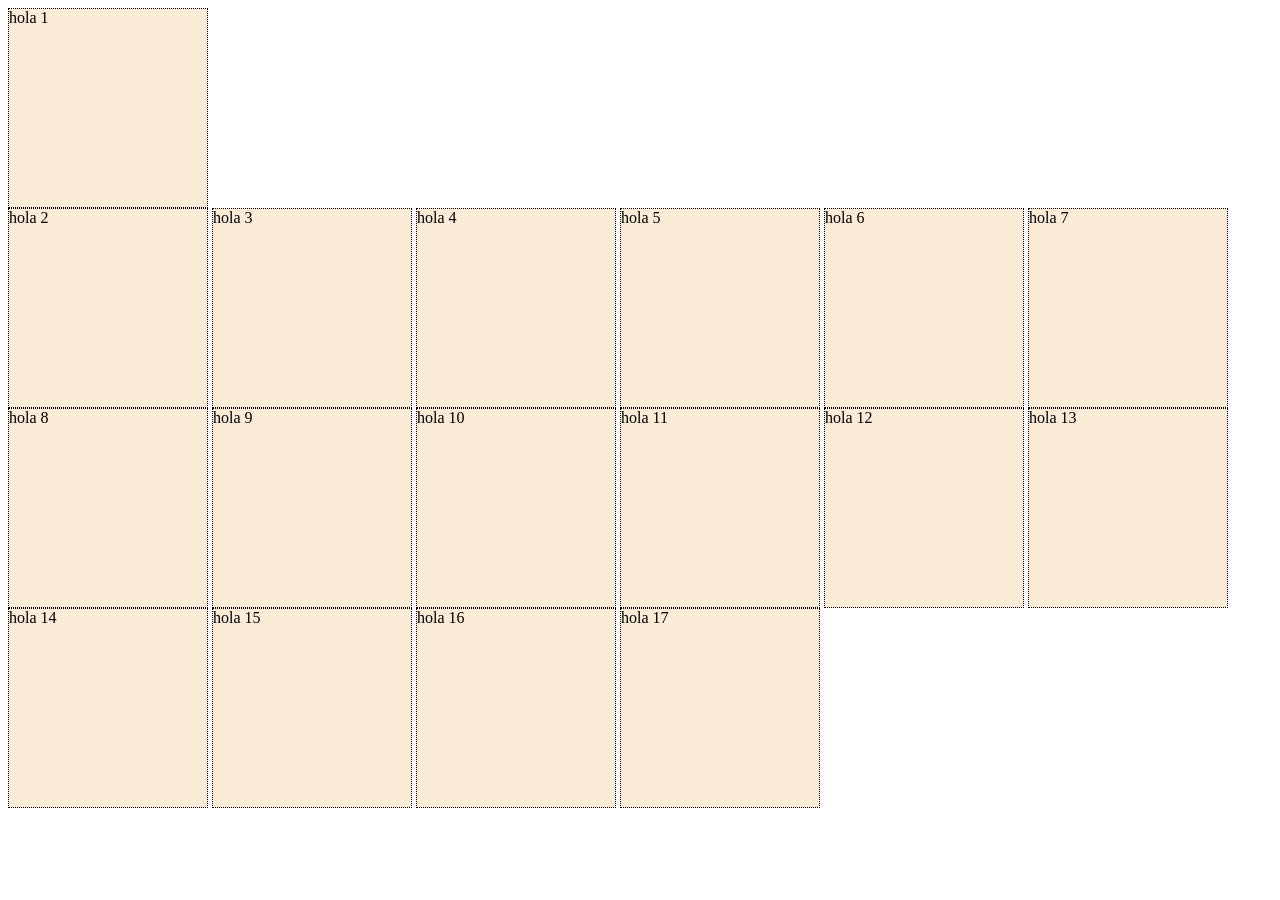
<file: En clase/E1/index.html>
<!DOCTYPE html>
<html lang="en">

<head>
    <meta charset="UTF-8">
    <meta name="viewport" content="width=device-width, initial-scale=1.0">
    <title>Document</title>
    <link rel="stylesheet" href="style.css">
</head>

<body>
    <div>hola 1</div>
    <div class="caja">hola 2</div>
    <div class="caja">hola 3</div>
    <div class="caja">hola 4</div>
    <div class="caja">hola 5</div>
    <div class="caja">hola 6</div>
    <div class="caja">hola 7</div>
    <div class="caja">hola 8</div>
    <div class="caja">hola 9</div>
    <div class="caja">hola 10</div>
    <div class="caja">hola 11</div>
    <div class="caja">hola 12</div>
    <div class="caja">hola 13</div>
    <div class="caja">hola 14</div>
    <div class="caja">hola 15</div>
    <div class="caja">hola 16</div>
    <div class="caja">hola 17</div>

</body>

</html>
</file>
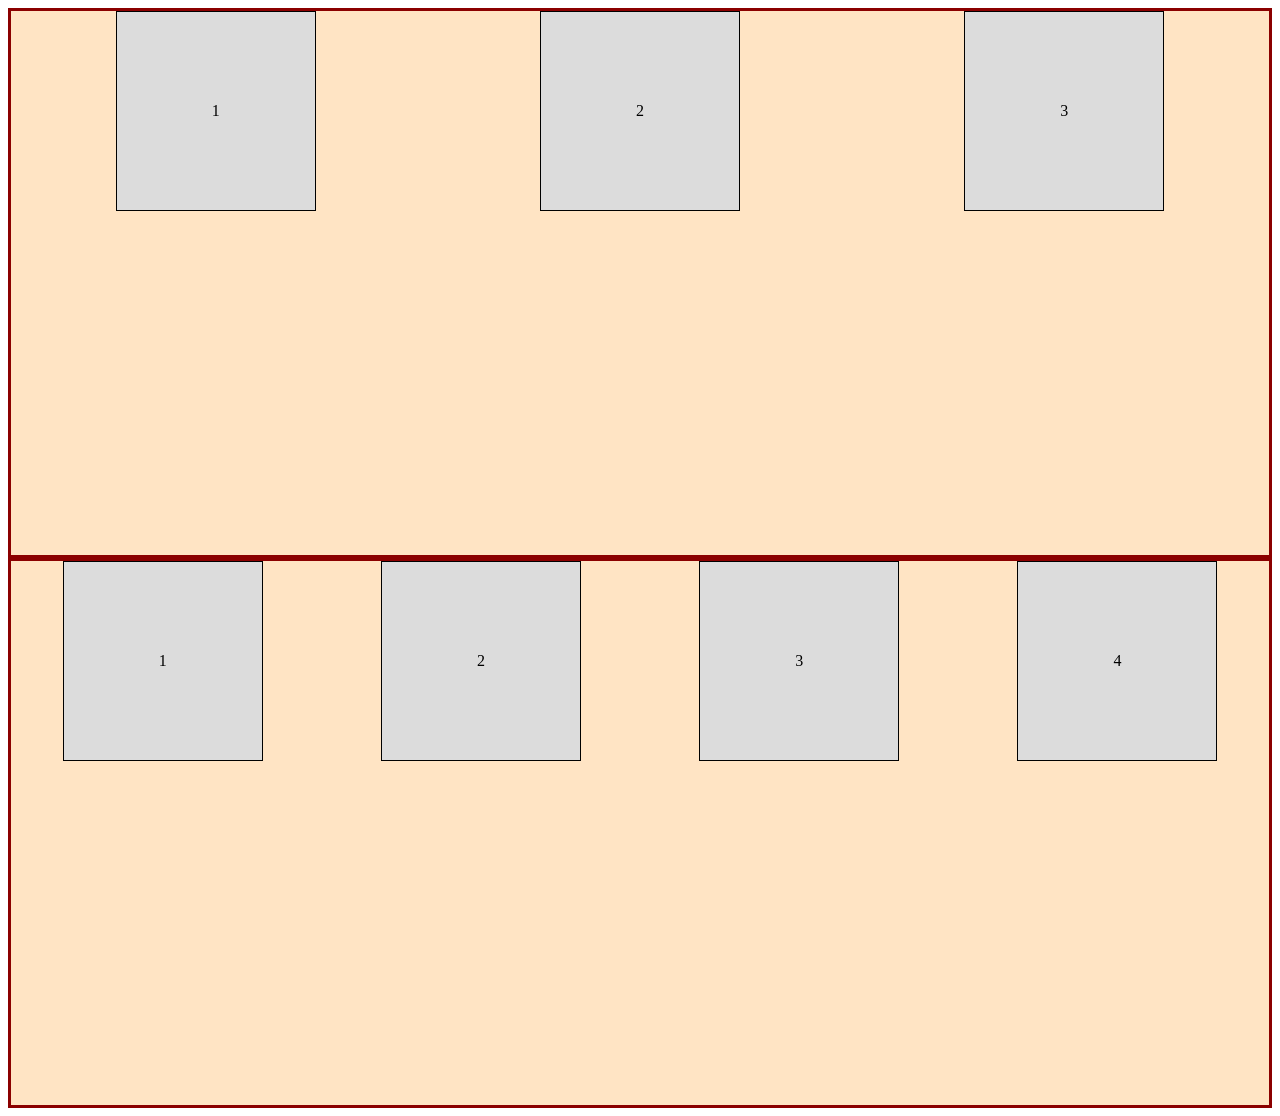
<file: En clase/E2/index.html>
<!DOCTYPE html>
<html lang="en">

<head>
    <meta charset="UTF-8">
    <meta name="viewport" content="width=device-width, initial-scale=1.0">
    <title>Document</title>
    <link rel="stylesheet" href="style.css">
</head>

<body>
    <div class="container">
        <div class="item 1">1</div>
        <div class="item 1">2</div>
        <div class="item 1">3</div>
    </div>
    <div class="container">
        <div class="item 1">1</div>
        <div class="item 1">2</div>
        <div class="item 1">3</div>
        <div class="item 1">4</div>
    </div>
</body>

</html>
</file>
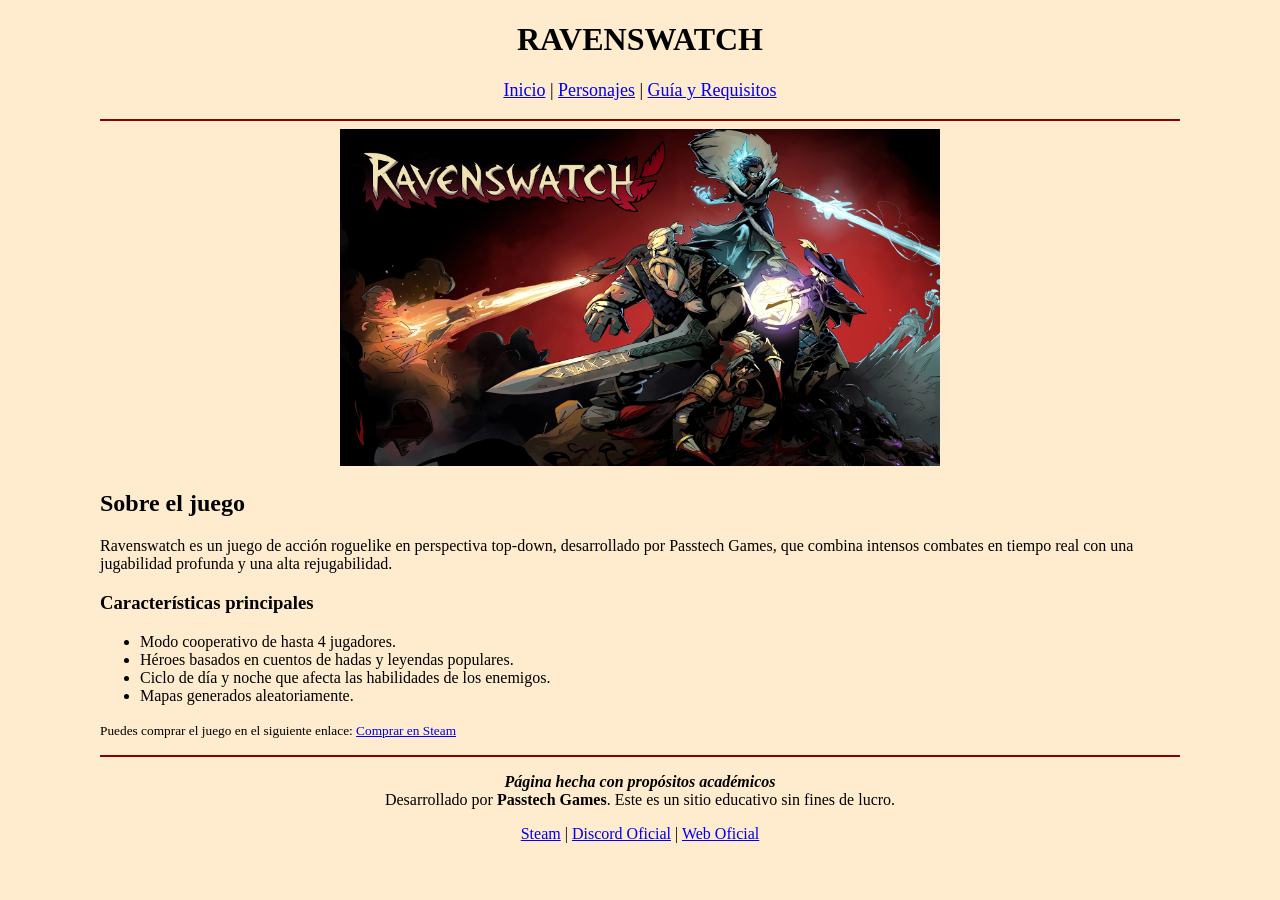
<file: Entregas/Entrega 1/Ravenswatch/index.html>
<!DOCTYPE html>
<html>
<head>
    <meta charset="UTF-8">
    <meta name="viewport" content="width=device-width, initial-scale=1.0">
    <title>Index</title>
</head>
<body marginwidth="100" style="font-family: 'Segoe UI'; background-color: blanchedalmond;">

    <header>
    <h1 align="center" style="font-weight: 900;">
        <strong>RAVENSWATCH</strong>
    </h1>

    <p align="center" style="font-size: large;">
        <a href="index.html">Inicio</a> | 
        <a href="characters.html">Personajes</a> | 
        <a href="guide.html">Guía y Requisitos</a>
    </p>
    </header>

    <hr style="background-color: darkred; height: 2px; border: none;">

    <div align="center">
    <img src="Images/RW Cover.jpg" alt="Portada de Ravenswatch" width="600">
    </div>

    <section>
    <h2>Sobre el juego</h2>
    <p>
        Ravenswatch es un juego de acción roguelike en perspectiva top-down, desarrollado por Passtech Games, que combina intensos 
        combates en tiempo real con una jugabilidad profunda y una alta rejugabilidad. 
    </p>
    </section>

    <section>
    <h3>Características principales</h3>
    <ul>
        <li>Modo cooperativo de hasta 4 jugadores.</li>
        <li>Héroes basados en cuentos de hadas y leyendas populares.</li>
        <li>Ciclo de día y noche que afecta las habilidades de los enemigos.</li>
        <li>Mapas generados aleatoriamente.</li>
    </ul>
    </section>

    <section>
    <p>
        <small>Puedes comprar el juego en el siguiente enlace: 
        <a href="https://store.steampowered.com/app/2071280/Ravenswatch/" target="_blank">Comprar en Steam</a></small>
    </p>
    </section>

    <hr style="background-color: darkred; height: 2px; border: none;">
    <footer>
        <p align="center">
            <b><em>Página hecha con propósitos académicos</em></b><br>
            Desarrollado por <strong>Passtech Games</strong>. Este es un sitio educativo sin fines de lucro.
        </p>
        <p align="center">
            <a href="https://store.steampowered.com/app/2071280/Ravenswatch/" target="_blank">Steam</a> | 
            <a href="https://discord.gg/passtechgames" target="_blank">Discord Oficial</a> | 
            <a href="https://www.ravenswatch.com" target="_blank">Web Oficial</a>
        </p>
    </footer>

</body>
</html>
</file>
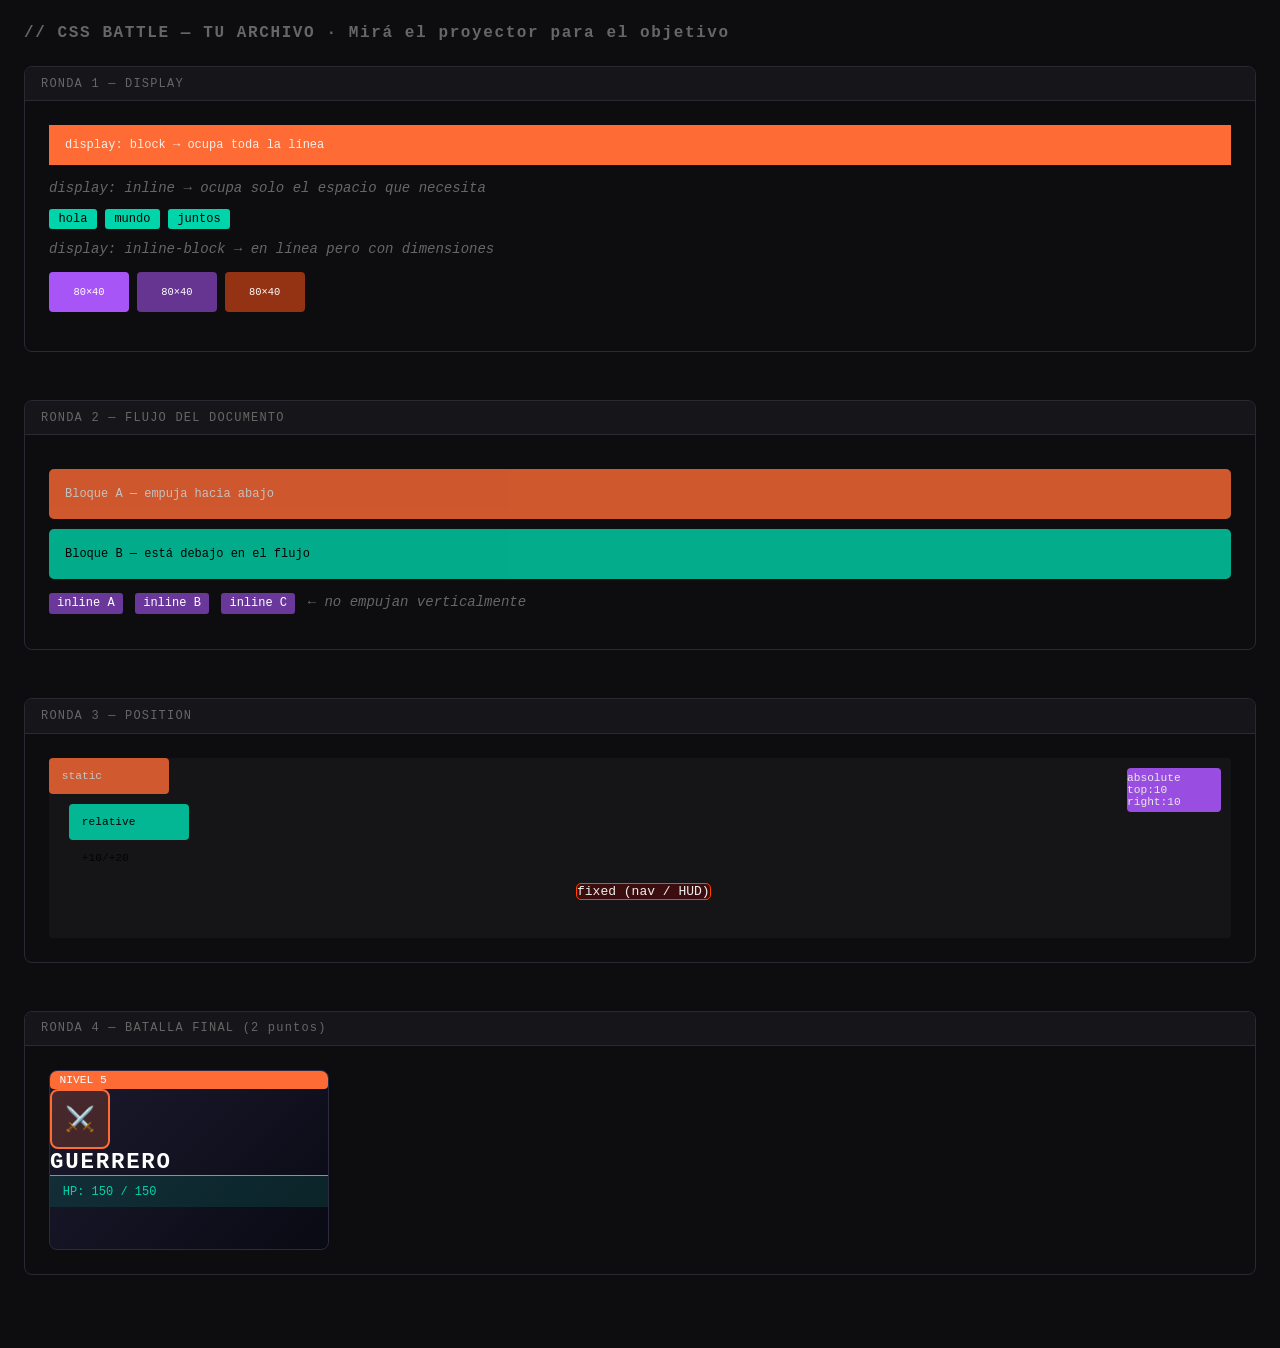
<file: En clase/Battle/battle_alumnos.html>
<!DOCTYPE html>
<html lang="es">

<head>
  <meta charset="UTF-8">
  <title>CSS Battle — Tu archivo</title>
  <style>
    /* ── RESET BÁSICO ── */
    * {
      box-sizing: border-box;
      margin: 0;
      padding: 0;
    }

    body {
      background: #0d0d0f;
      color: #f0f0ee;
      font-family: monospace;
      padding: 1.5rem;
    }

    h1 {
      font-size: 1rem;
      margin-bottom: 1.5rem;
      color: #666;
      letter-spacing: .1em;
    }

    .ronda {
      margin-bottom: 3rem;
      border: 1px solid #2a2a32;
      border-radius: 8px;
      overflow: hidden;
    }

    .ronda-header {
      background: #16161a;
      padding: .6rem 1rem;
      font-size: .75rem;
      color: #666;
      letter-spacing: .1em;
      border-bottom: 1px solid #2a2a32;
    }

    .ronda-body {
      padding: 1.5rem;
    }

    /* ══════════════════════════════════════
     RONDA 1 — DISPLAY
     Objetivo: usar display correcto en
     .bloque, .etiqueta y .cuadro
  ══════════════════════════════════════ */

    .bloque {
      display: block;
      background: #ff6b35;
      height: 40px;
      padding: 0 1rem;
      line-height: 40px;
      margin-bottom: .5rem;
      font-size: .75rem;
    }

    .etiqueta {
      display: inline;
      background: #00d4aa;
      padding: .2rem .6rem;
      color: #000;
      font-size: .75rem;
      border-radius: 3px;
    }

    .cuadro {
      display: inline-block;
      width: 80px;
      height: 40px;
      background: #a855f7;
      font-size: .65rem;
      color: white;
      text-align: center;
      line-height: 40px;
      border-radius: 4px;
    }

    .parrafote {
      color: #666;
      font-style: italic;
      font-size: 14px;
    }

    .contenedorsote {
      margin: 15px 0px 15px 0px;
    }

    .contenedorsito {
      margin: 10px 0px 10px 0px;
    }


    /* ══════════════════════════════════════
     RONDA 2 — FLUJO
     Objetivo: los bloques empujan hacia
     abajo. Los inline no lo hacen.
  ══════════════════════════════════════ */

    .r2-bloque-a {
      display: block;
      background: #ff6b35;
      opacity: .8;
      height: 50px;
      padding: 0 1rem;
      line-height: 50px;
      font-size: .75rem;
      border-radius: 5px;
    }

    .r2-bloque-b {
      display: block;
      background: #00d4aa;
      opacity: .8;
      height: 50px;
      padding: 0 1rem;
      line-height: 50px;
      font-size: .75rem;
      color: #000;
      border-radius: 5px;
    }

    .r2-inline-item {
      /* TODO: ¿qué display hace que estos
       queden en la misma línea? */
      display: inline;
      background: rgba(168, 85, 247, .6);
      padding: .2rem .5rem;
      font-size: .75rem;
      color: white;
      border-radius: 3px;
      margin-right: .3rem;
    }


    /* ══════════════════════════════════════
     RONDA 3 — POSITION
     Objetivo: posicionar cada caja
     según indica el objetivo en pantalla
  ══════════════════════════════════════ */

    .r3-contenedor {
      /* TODO: necesita un position para que
       .r3-absolute se posicione acá adentro */
      position: relative;
      height: 180px;
      background: rgba(255, 255, 255, .03);
      border-radius: 4px;
    }

    .r3-static {
      /* position: static es el valor por defecto
       No hace falta declararlo, pero entendelo */
      position: static;
      background: #ff6b35;
      opacity: .8;
      width: 120px;
      height: 36px;
      border-radius: 4px;
      padding: 0 .8rem 0 .8rem;
      line-height: 36px;
      font-size: .7rem;
    }

    .r3-relative {
      /* TODO: position + top + left */
      position: relative;
      top: 10px;
      left: 20px;
      background: #00d4aa;
      opacity: .85;
      width: 120px;
      height: 36px;
      border-radius: 4px;
      padding: 0 .8rem;
      line-height: 36px;
      font-size: .7rem;
      color: #000;
    }

    .r3-absolute {
      /* TODO: position + top + right */
      display: inline;
      top: 10px;
      right: 10px;
      position: absolute;
      background: #a855f7;
      opacity: .9;
      width: 94px;
      border-radius: 4px;
      font-size: .7rem;
      padding: 4px 0px 4px 0px;
      color: white;
    }

    .r3-fixed {
      position: fixed;
      bottom: 0px;
      left: 45%;
      background-color: rgba(139, 0, 0, 0.34);
      border: 1px solid rgb(255, 64, 0);
      border-radius: 5px;
    }


    /* ══════════════════════════════════════
     RONDA 4 — BATALLA FINAL (2 puntos)
     Construir la card de personaje
     completa desde cero
  ══════════════════════════════════════ */

    .card {
      /* TODO: position para que badge,
       avatar, nombre y barra funcionen */
      width: 280px;
      height: 180px;
      background: linear-gradient(135deg, #1a1a2e, #0a0a14);
      border: 1px solid #2a2a40;
      border-radius: 8px;
      overflow: hidden;
    }

    .card .badge {
      /* TODO: position absolute + top + right */
      background: #ff6b35;
      color: white;
      font-size: .7rem;
      padding: .2rem .6rem;
      border-radius: 4px;
    }

    .card .avatar {
      /* TODO: position absolute + top + left */
      width: 60px;
      height: 60px;
      background: rgba(255, 107, 53, .2);
      border: 2px solid #ff6b35;
      border-radius: 8px;
      font-size: 1.5rem;
      text-align: center;
      line-height: 60px;
    }

    .card .nombre {
      /* TODO: position absolute + bottom + left */
      font-size: 1.4rem;
      letter-spacing: .08em;
      color: white;
    }

    .card .barra-inferior {
      /* TODO: position absolute + bottom:0 + left:0 + right:0 */
      height: 32px;
      background: rgba(0, 212, 170, .12);
      border-top: 1px solid #00d4aa;
      color: #00d4aa;
      font-size: .75rem;
      padding: 0 .8rem;
      line-height: 32px;
    }
  </style>
</head>

<body>

  <h1>// CSS BATTLE — TU ARCHIVO · Mirá el proyector para el objetivo</h1>

  <!-- ══ RONDA 1 ══ -->
  <div class="ronda">
    <div class="ronda-header">RONDA 1 — DISPLAY</div>
    <div class="ronda-body">

      <!-- block -->
      <div class="bloque">display: block → ocupa toda la línea</div>

      <div class="contenedorsote">
        <p class="parrafote">display: inline → ocupa solo el espacio que necesita</p>
      </div>

      <div class="contenedorsote">
        <span class="etiqueta">hola</span>
        <span class="etiqueta">mundo</span>
        <span class="etiqueta">juntos</span>
      </div>

      <div class="contenedorsote">
        <p class="parrafote">display: inline-block → en línea pero con dimensiones</p>
      </div>

      <div class="contenedorsote">
        <span class="cuadro">80×40</span>
        <span class="cuadro" style="background-color: #a955f78f;">80×40</span>
        <span class="cuadro" style="background-color: #fd51188f;">80×40</span>
      </div>

    </div>
  </div>

  <!-- ══ RONDA 2 ══ -->
  <div class="ronda">
    <div class="ronda-header">RONDA 2 — FLUJO DEL DOCUMENTO</div>
    <div class="ronda-body">

      <div class="r2-bloque-a contenedorsito">Bloque A — empuja hacia abajo</div>
      <div class="r2-bloque-b contenedorsito">Bloque B — está debajo en el flujo</div>

      <div class="contenedorsote">
        <span class="r2-inline-item">inline A</span>
        <span class="r2-inline-item">inline B</span>
        <span class="r2-inline-item">inline C</span>
        <p style="display: inline;" class="parrafote">← no empujan verticalmente</p>
      </div>

    </div>
  </div>

  <!-- ══ RONDA 3 ══ -->
  <div class="ronda">
    <div class="ronda-header">RONDA 3 — POSITION</div>
    <div class="ronda-body">

      <div class="r3-contenedor">
        <div class="r3-static">static</div>
        <div class="r3-relative">relative +10/+20</div>
        <div class="r3-absolute">absolute top:10 right:10</div>
        <div style="position: relative;">
          <div class="r3-fixed">fixed (nav / HUD)</div>
        </div>
      </div>

    </div>
  </div>

  <!-- ══ RONDA 4 ══ -->
  <div class="ronda">
    <div class="ronda-header">RONDA 4 — BATALLA FINAL (2 puntos)</div>
    <div class="ronda-body">

      <div class="card">
        <div class="badge">NIVEL 5</div>
        <div class="avatar">⚔️</div>
        <h2 class="nombre">GUERRERO</h2>
        <div class="barra-inferior">HP: 150 / 150</div>
      </div>

    </div>
  </div>

</body>

</html>
</file>
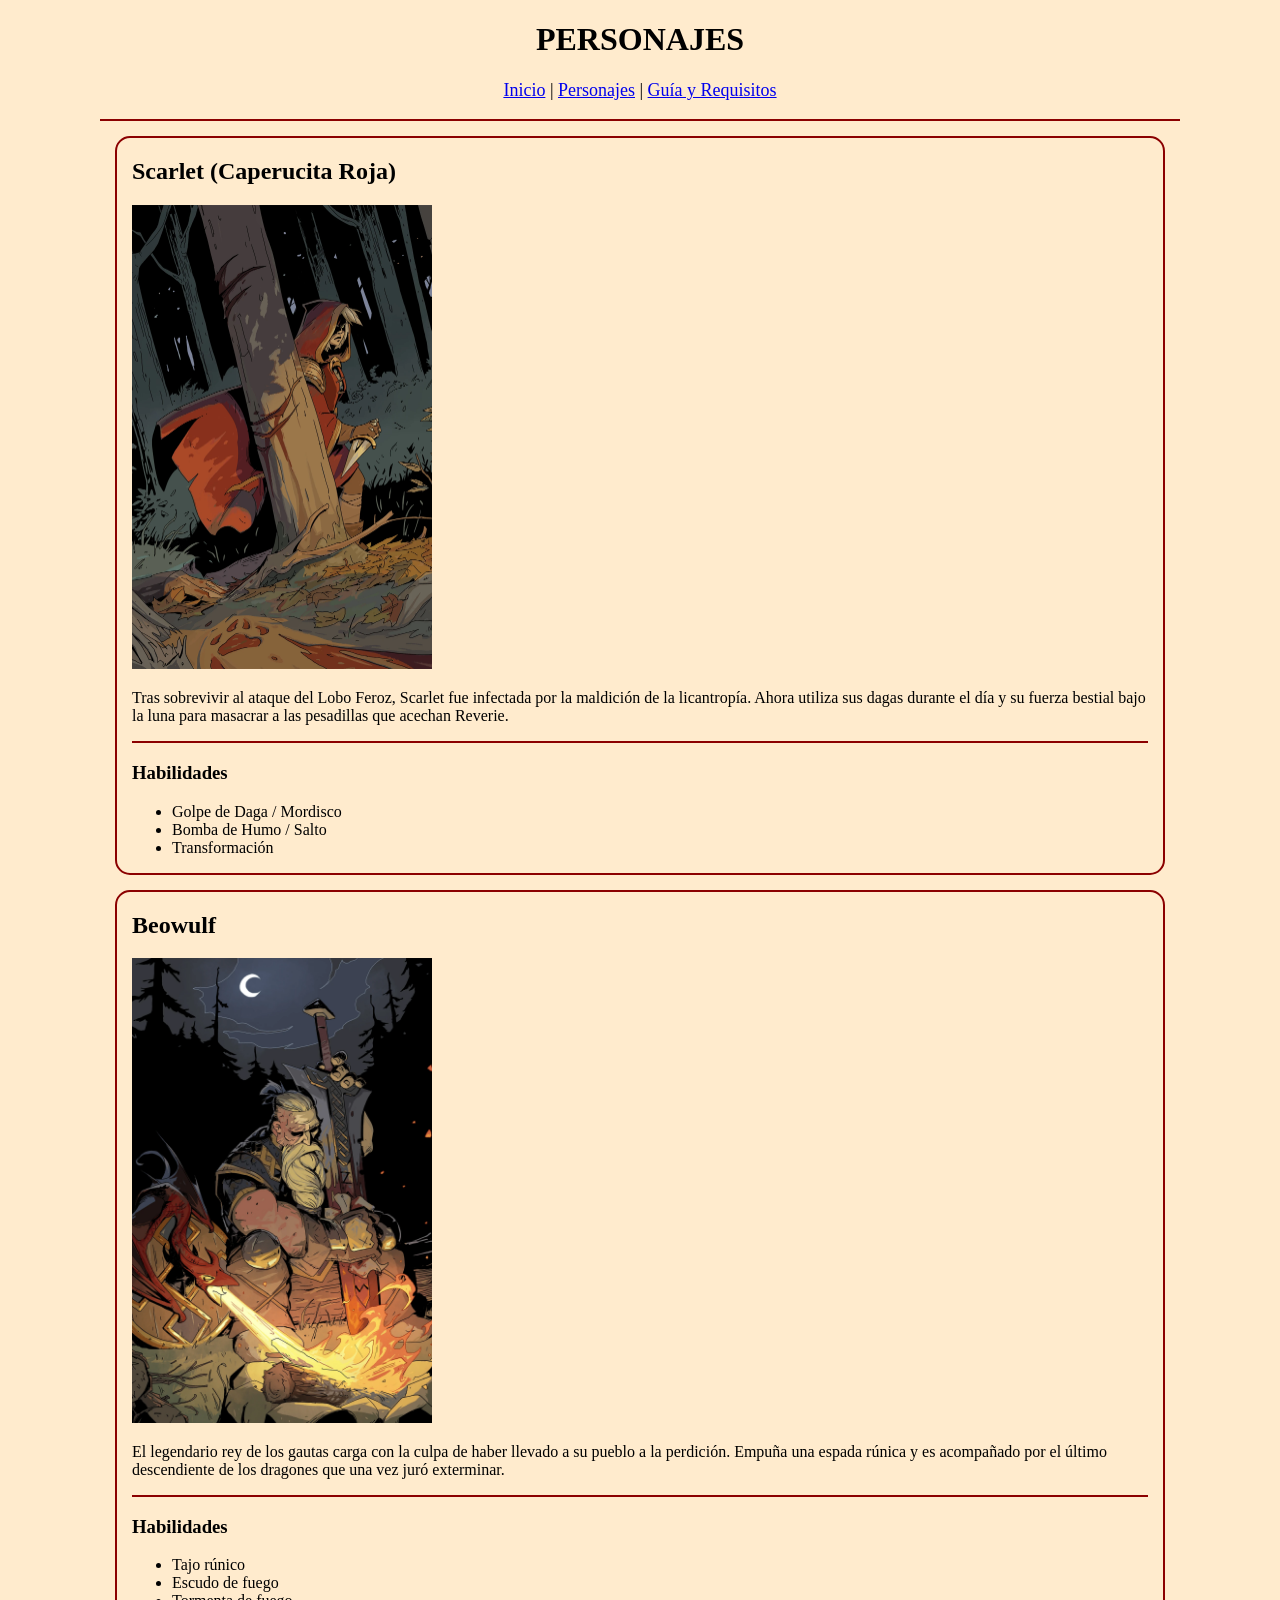
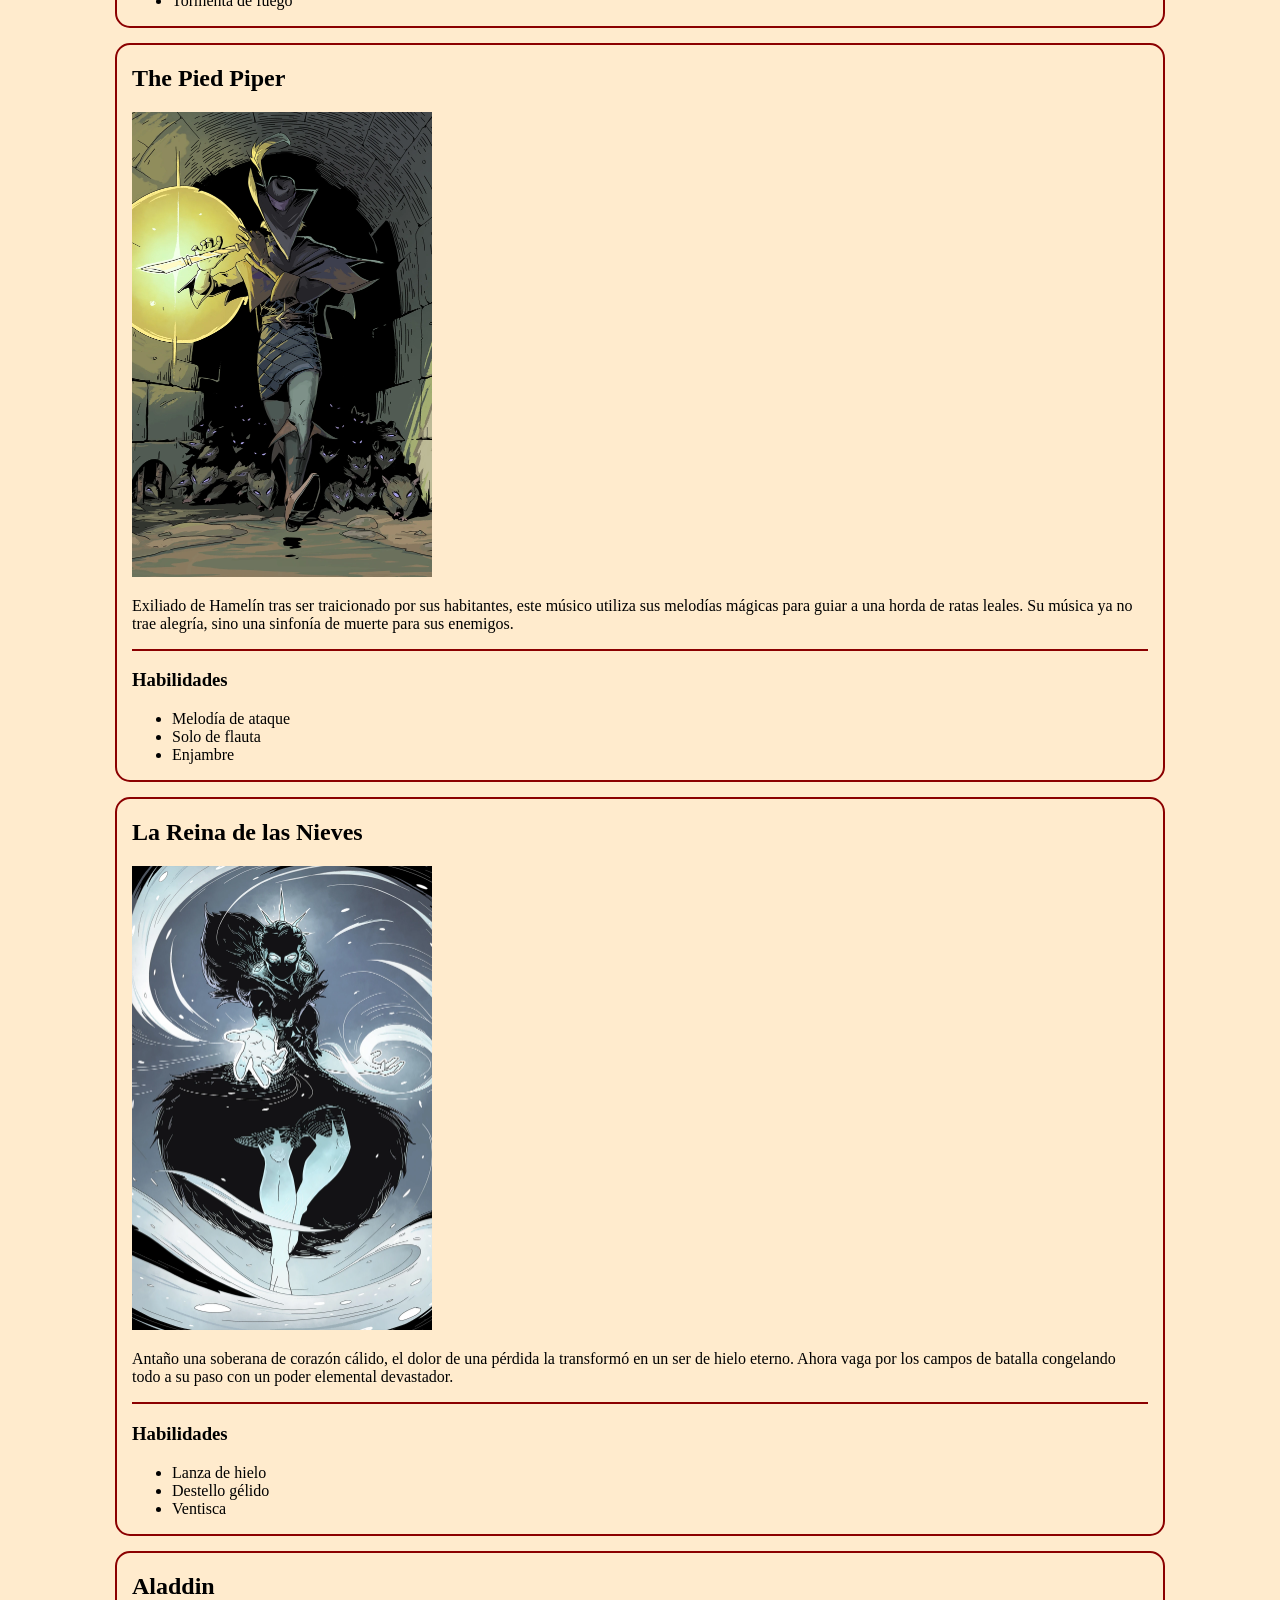
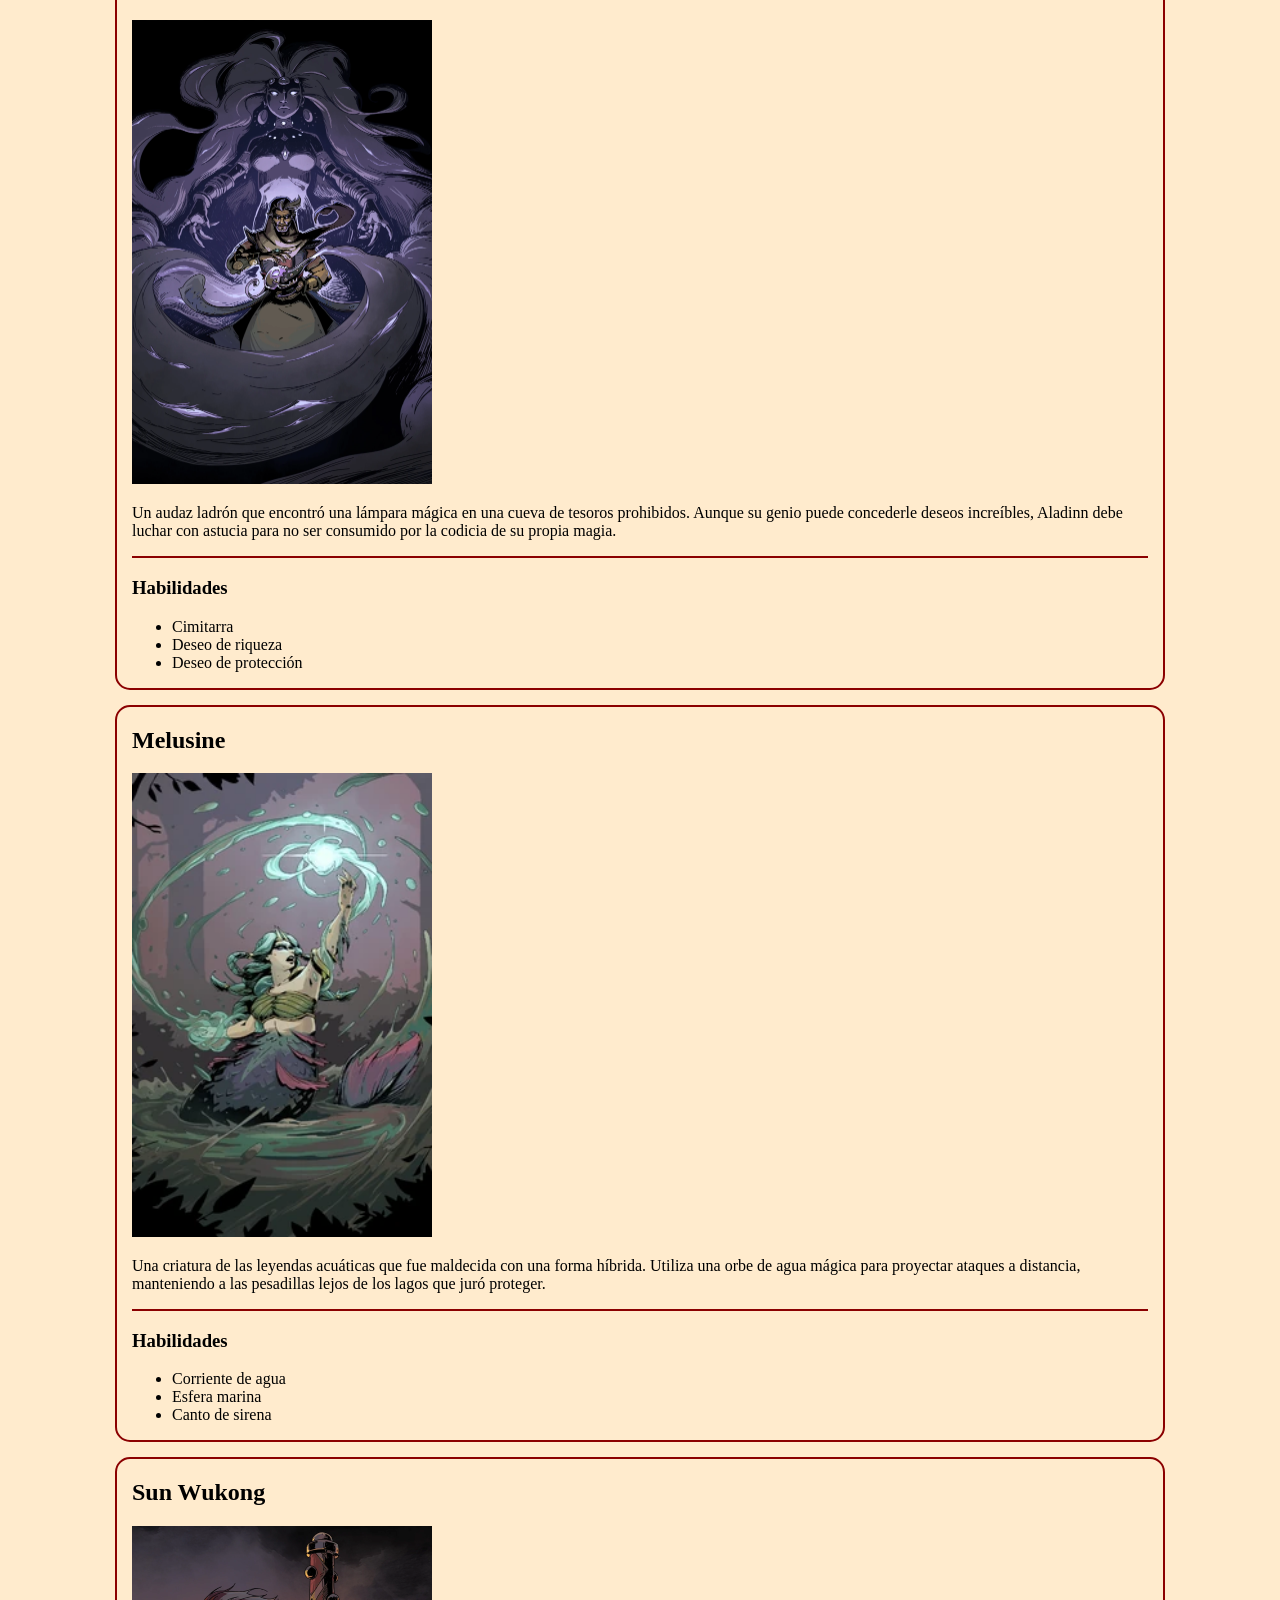
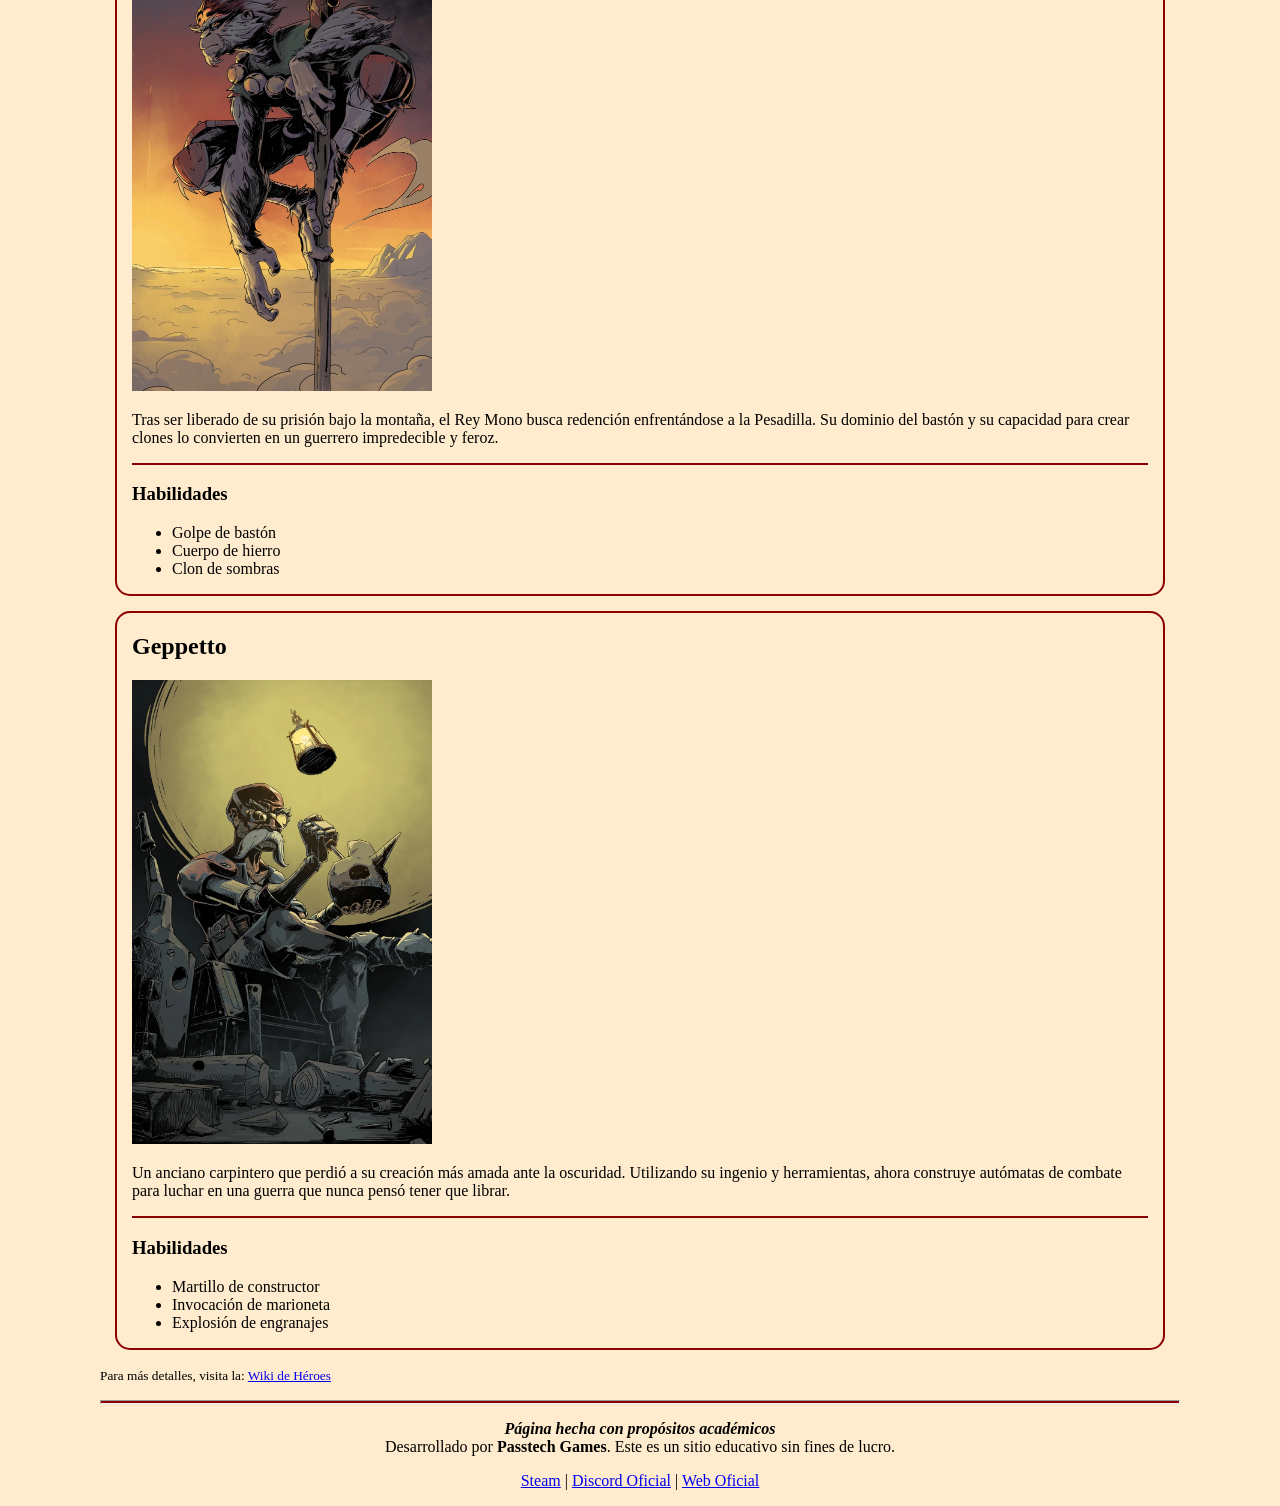
<file: Entregas/Entrega 1/Ravenswatch/characters.html>
<!DOCTYPE html>
<html lang="en">
<head>
    <meta charset="UTF-8">
    <meta name="viewport" content="width=device-width, initial-scale=1.0">
    <title>Characters</title>
</head>
<body marginwidth="100" style="font-family: 'Segoe UI'; background-color: blanchedalmond;">
    <header>
    <h1 align="center" style="font-weight: 900;">
        <strong>PERSONAJES</strong>
    </h1>

    <p align="center" style="font-size: large;">
        <a href="index.html">Inicio</a> | 
        <a href="characters.html">Personajes</a> | 
        <a href="guide.html">Guía y Requisitos</a>
    </p>
    </header>

    <hr style="background-color: darkred; height: 2px; border: none;">

    <section style="border: 2px solid darkred; padding: 0px 15px 0px 15px; margin: 15px; border-radius: 15px;">
    <h2><strong>Scarlet (Caperucita Roja)</strong></h2>
    <img src="Images/Scarlet.webp" alt="Imagen de Scarlet" width="300px">
    <p>Tras sobrevivir al ataque del Lobo Feroz, Scarlet fue infectada por la maldición de la licantropía. Ahora utiliza sus dagas durante el día y su fuerza bestial bajo la luna para masacrar a las pesadillas que acechan Reverie.
    </p>
    <hr style="background-color: darkred; height: 2px; border: none;">
    <h3>Habilidades</h3>
    <ul>
        <li>Golpe de Daga / Mordisco</li>
        <li>Bomba de Humo / Salto</li>
        <li>Transformación</li>
    </ul>
    </section>

    <section style="border: 2px solid darkred; padding: 0px 15px 0px 15px; margin: 15px; border-radius: 15px;">
    <h2><strong>Beowulf</strong></h2>
    <img src="Images/Beowulf.webp" alt="Imagen de Beowulf" width="300px">
    <p>El legendario rey de los gautas carga con la culpa de haber llevado a su pueblo a la perdición. Empuña una espada rúnica y es acompañado por el último descendiente de los dragones que una vez juró exterminar.
    </p>
    <hr style="background-color: darkred; height: 2px; border: none;">
    <h3>Habilidades</h3>
    <ul>
        <li>Tajo rúnico</li>
        <li>Escudo de fuego</li>
        <li>Tormenta de fuego</li>
    </ul>
    </section>

    <section style="border: 2px solid darkred; padding: 0px 15px 0px 15px; margin: 15px; border-radius: 15px;">
    <h2><strong>The Pied Piper</strong></h2>
    <img src="Images/The_Pied_Piper.webp" alt="Imagen de The Pied Piper" width="300px">
    <p>Exiliado de Hamelín tras ser traicionado por sus habitantes, este músico utiliza sus melodías mágicas para guiar a una horda de ratas leales. Su música ya no trae alegría, sino una sinfonía de muerte para sus enemigos.
    </p>
    <hr style="background-color: darkred; height: 2px; border: none;">
    <h3>Habilidades</h3>
    <ul>
        <li>Melodía de ataque</li>
        <li>Solo de flauta</li>
        <li>Enjambre</li>
    </ul>
    </section>

    <section style="border: 2px solid darkred; padding: 0px 15px 0px 15px; margin: 15px; border-radius: 15px;">
    <h2><strong>La Reina de las Nieves</strong></h2>
    <img src="Images/The_Snow_Queen.webp" alt="Imagen de La Reina de las Nieves" width="300px">
    <p>Antaño una soberana de corazón cálido, el dolor de una pérdida la transformó en un ser de hielo eterno. Ahora vaga por los campos de batalla congelando todo a su paso con un poder elemental devastador.
    </p>
    <hr style="background-color: darkred; height: 2px; border: none;">
    <h3>Habilidades</h3>
    <ul>
        <li>Lanza de hielo</li>
        <li>Destello gélido</li>
        <li>Ventisca</li>
    </ul>
    </section>

    <section style="border: 2px solid darkred; padding: 0px 15px 0px 15px; margin: 15px; border-radius: 15px;">
    <h2><strong>Aladdin</strong></h2>
    <img src="Images/Aladdin.webp" alt="Imagen de Aladdin" width="300px">
    <p>Un audaz ladrón que encontró una lámpara mágica en una cueva de tesoros prohibidos. Aunque su genio puede concederle deseos increíbles, Aladinn debe luchar con astucia para no ser consumido por la codicia de su propia magia.
    </p>
    <hr style="background-color: darkred; height: 2px; border: none;">
    <h3>Habilidades</h3>
    <ul>
        <li>Cimitarra</li>
        <li>Deseo de riqueza</li>
        <li>Deseo de protección</li>
    </ul>
    </section>


    <section style="border: 2px solid darkred; padding: 0px 15px 0px 15px; margin: 15px; border-radius: 15px;">
    <h2><strong>Melusine</strong></h2>
    <img src="Images/Melusine.webp" alt="Imagen de Melusine" width="300px">
    <p>Una criatura de las leyendas acuáticas que fue maldecida con una forma híbrida. Utiliza una orbe de agua mágica para proyectar ataques a distancia, manteniendo a las pesadillas lejos de los lagos que juró proteger.
    </p>
    <hr style="background-color: darkred; height: 2px; border: none;">
    <h3>Habilidades</h3>
    <ul>
        <li>Corriente de agua</li>
        <li>Esfera marina</li>
        <li>Canto de sirena</li>
    </ul>
    </section>

    <section style="border: 2px solid darkred; padding: 0px 15px 0px 15px; margin: 15px; border-radius: 15px;">
    <h2><strong>Sun Wukong</strong></h2>
    <img src="Images/Sun_Wukong.webp" alt="Imagen de Sun Wukong" width="300px">
    <p>Tras ser liberado de su prisión bajo la montaña, el Rey Mono busca redención enfrentándose a la Pesadilla. Su dominio del bastón y su capacidad para crear clones lo convierten en un guerrero impredecible y feroz.
    </p>
    <hr style="background-color: darkred; height: 2px; border: none;">
    <h3>Habilidades</h3>
    <ul>
        <li>Golpe de bastón</li>
        <li>Cuerpo de hierro</li>
        <li>Clon de sombras</li>
    </ul>
    </section>

    <section style="border: 2px solid darkred; padding: 0px 15px 0px 15px; margin: 15px; border-radius: 15px;">
    <h2><strong>Geppetto</strong></h2>
    <img src="Images/Geppetto.webp" alt="Imagen de Geppetto" width="300px">
    <p>Un anciano carpintero que perdió a su creación más amada ante la oscuridad. Utilizando su ingenio y herramientas, ahora construye autómatas de combate para luchar en una guerra que nunca pensó tener que librar.
    </p>
    <hr style="background-color: darkred; height: 2px; border: none;">
    <h3>Habilidades</h3>
    <ul>
        <li>Martillo de constructor</li>
        <li>Invocación de marioneta</li>
        <li>Explosión de engranajes</li>
    </ul>
    </section>

    <section>
    <p>
        <small>Para más detalles, visita la: 
        <a href="https://ravenswatch.fandom.com/wiki/Category:Characters" target="_blank">Wiki de Héroes</a></small>
    </p>
    </section>

    <hr style="background-color: darkred; height: 2px;">
    <footer>
        <p align="center">
            <b><em>Página hecha con propósitos académicos</em></b><br>
            Desarrollado por <strong>Passtech Games</strong>. Este es un sitio educativo sin fines de lucro.
        </p>
        <p align="center">
            <a href="https://store.steampowered.com/app/2071280/Ravenswatch/" target="_blank">Steam</a> | 
            <a href="https://discord.gg/passtechgames" target="_blank">Discord Oficial</a> | 
            <a href="https://www.ravenswatch.com" target="_blank">Web Oficial</a>
        </p>
    </footer>

</body>
</html>
</file>
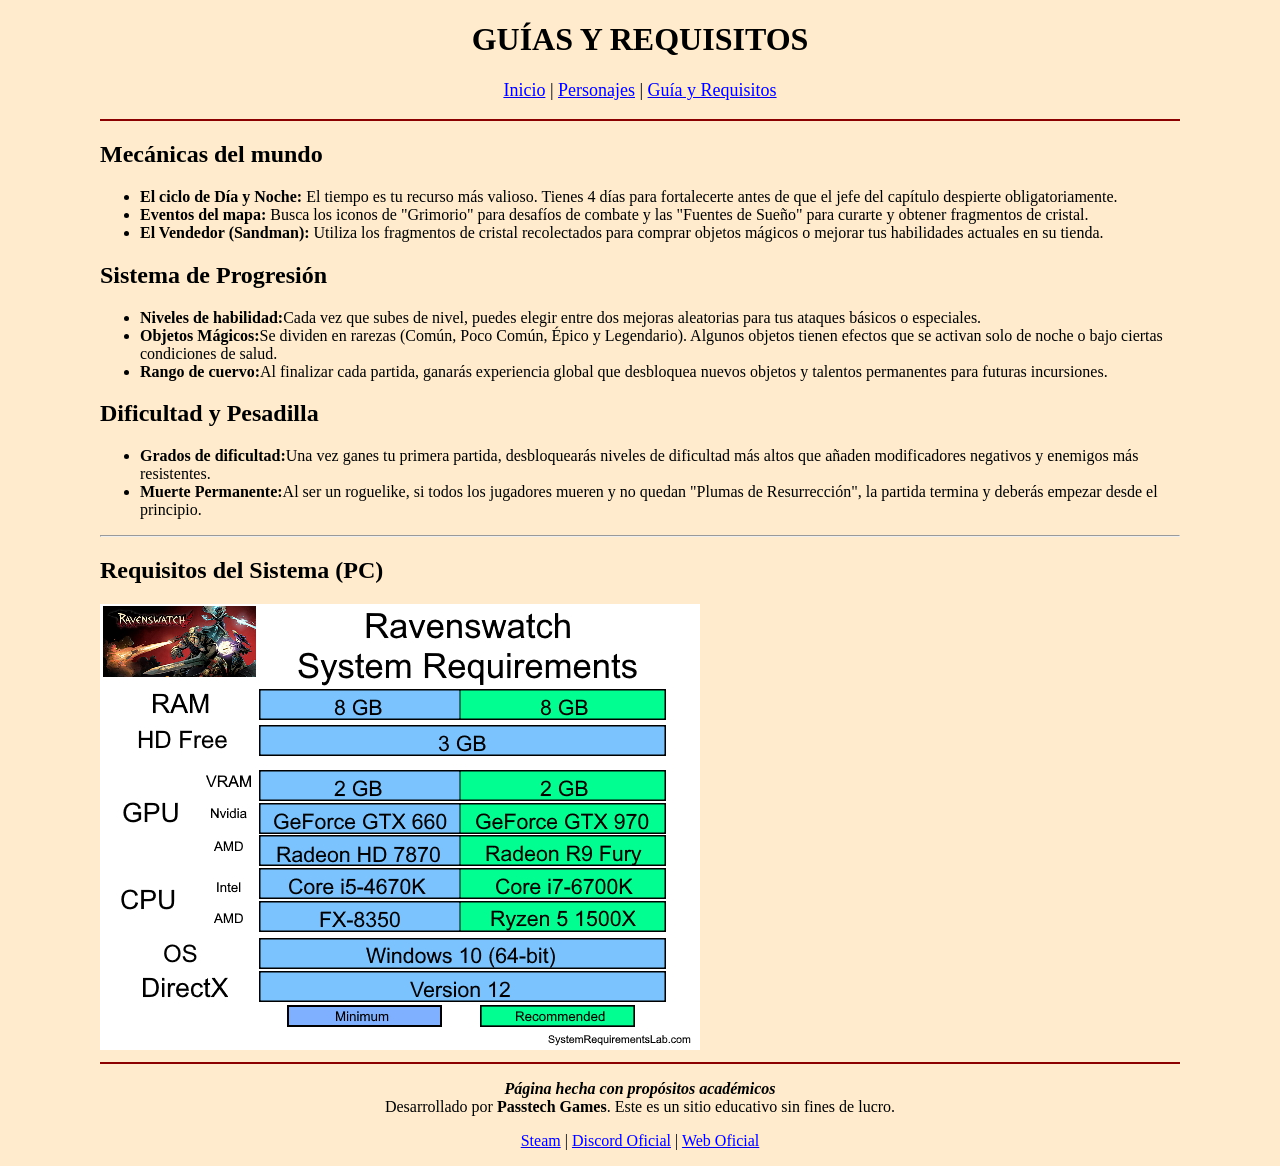
<file: Entregas/Entrega 1/Ravenswatch/guide.html>
<!DOCTYPE html>
<html lang="en">
<head>
    <meta charset="UTF-8">
    <meta name="viewport" content="width=device-width, initial-scale=1.0">
    <title>Guide and Requirements</title>
</head>
<body marginwidth="100" style="font-family: 'Segoe UI'; background-color: blanchedalmond;">
    <header>
    <h1 align="center" style="font-weight: 900;">
        <strong>GUÍAS Y REQUISITOS</strong>
    </h1>

    <p align="center" style="font-size: large;">
        <a href="index.html">Inicio</a> | 
        <a href="characters.html">Personajes</a> | 
        <a href="guide.html">Guía y Requisitos</a>
    </p>
    </header>

    <hr style="background-color: darkred; height: 2px; border: none;">

    <section>
    <h2>Mecánicas del mundo</h2>
    <ul>
        <li><b>El ciclo de Día y Noche:</b> El tiempo es tu recurso más valioso. Tienes 4 días para fortalecerte antes de que el jefe del capítulo despierte obligatoriamente.</li>
        <li><b>Eventos del mapa:</b> Busca los iconos de "Grimorio" para desafíos de combate y las "Fuentes de Sueño" para curarte y obtener fragmentos de cristal.</li>
        <li><b>El Vendedor (Sandman):</b> Utiliza los fragmentos de cristal recolectados para comprar objetos mágicos o mejorar tus habilidades actuales en su tienda.</li>
    </ul>
    </section>

    <section>
    <h2>Sistema de Progresión</h2>
    <ul>
        <li><b>Niveles de habilidad:</b>Cada vez que subes de nivel, puedes elegir entre dos mejoras aleatorias para tus ataques básicos o especiales.</li>
        <li><b>Objetos Mágicos:</b>Se dividen en rarezas (Común, Poco Común, Épico y Legendario). Algunos objetos tienen efectos que se activan solo de noche o bajo ciertas condiciones de salud.</li>
        <li><b>Rango de cuervo:</b>Al finalizar cada partida, ganarás experiencia global que desbloquea nuevos objetos y talentos permanentes para futuras incursiones.</li>
    </ul>
    </section>

    <section>
    <h2>Dificultad y Pesadilla</h2>
    <ul>
        <li><b>Grados de dificultad:</b>Una vez ganes tu primera partida, desbloquearás niveles de dificultad más altos que añaden modificadores negativos y enemigos más resistentes.</li>
        <li><b>Muerte Permanente:</b>Al ser un roguelike, si todos los jugadores mueren y no quedan "Plumas de Resurrección", la partida termina y deberás empezar desde el principio.</li>
    </ul>
    </section>

    <hr>

    <section>
    <h2>Requisitos del Sistema (PC)</h2>
    <img src="Images/RW Requirements.jpg" alt="Requisitos del sistema" width="600px">
    </section>

    <hr style="background-color: darkred; height: 2px; border: none;">
    <footer>
        <p align="center">
            <b><em>Página hecha con propósitos académicos</em></b><br>
            Desarrollado por <strong>Passtech Games</strong>. Este es un sitio educativo sin fines de lucro.
        </p>
        <p align="center">
            <a href="https://store.steampowered.com/app/2071280/Ravenswatch/" target="_blank">Steam</a> | 
            <a href="https://discord.gg/passtechgames" target="_blank">Discord Oficial</a> | 
            <a href="https://www.ravenswatch.com" target="_blank">Web Oficial</a>
        </p>
    </footer>

</body>
</html>
</file>
<file: En clase/E1/style.css>
* {
    box-sizing: border-box;
}

div {
    width: 200px;
    height: 200px;
    border: 1px dotted black;
    background-color: antiquewhite;
}

.caja {
    display: inline-block;
    width: 200px;
    height: 200px;
}

.extra {
    width: 204px;
}

.relativo {
    position: relative;
    right: 20px;
}
</file>
<file: En clase/E2/style.css>
* {
    box-sizing: border-box;
}

.padre {
    width: 100%;
    height: 1080px;
    display: flex;
}

.container {
    background-color: bisque;
    border: 3px solid darkred;
    width: 100%;
    height: 550px;
    display: flex;
    flex-direction: row;
    flex-wrap: wrap;
    row-gap: 0px;
    column-gap: 15px;
    justify-content: space-around;
}

div {
    width: 200px;
    height: 200px;
    border: 1px solid black;
    background-color: gainsboro;
}

.item {
    display: flex;
    justify-content: center;
    align-items: center;
}
</file>
